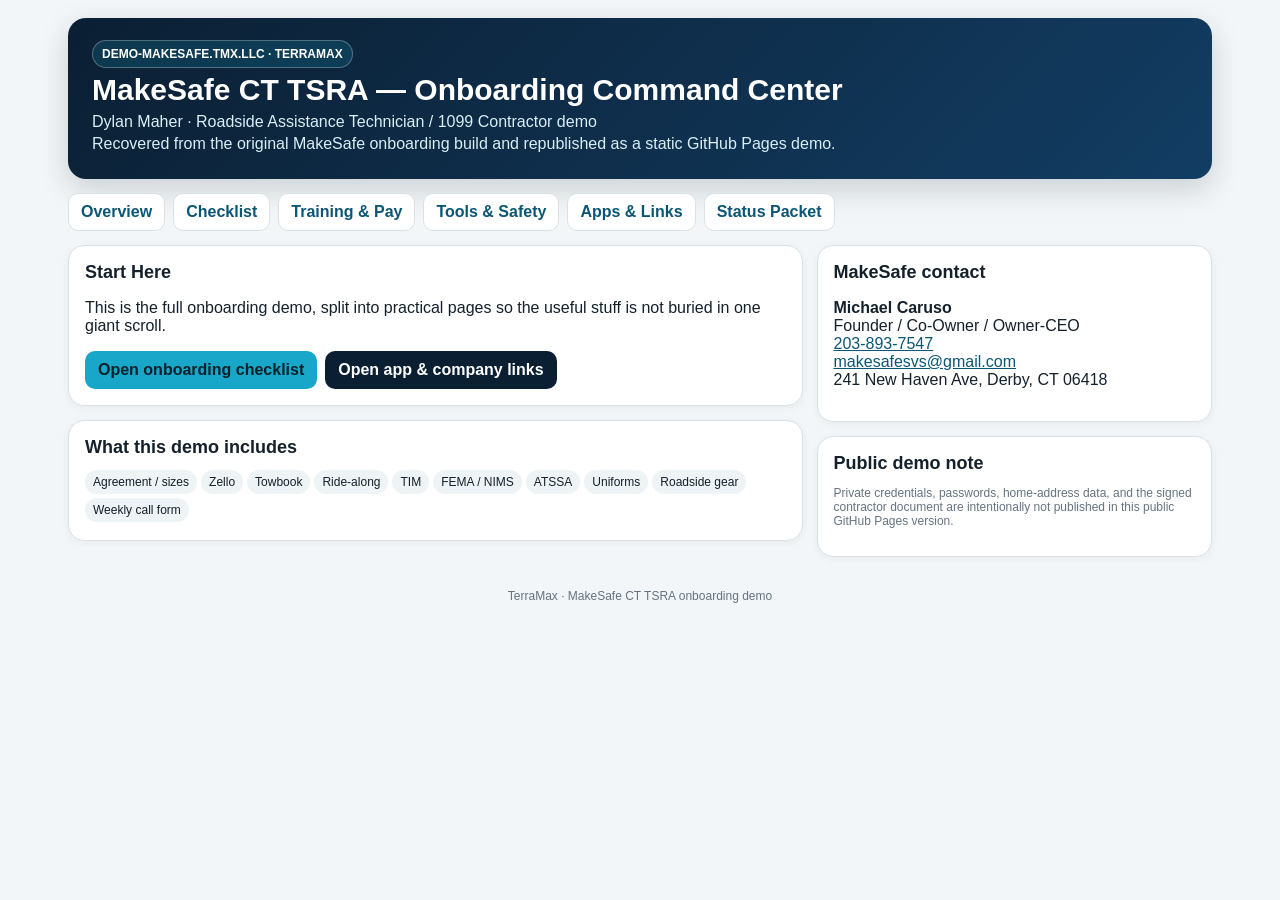
<file: index.html>
<!doctype html><html lang="en"><head><meta charset="utf-8"><meta name="viewport" content="width=device-width,initial-scale=1"><title>MakeSafe CT TSRA — Onboarding Demo</title><link rel="stylesheet" href="styles.css"></head><body><div class="page"><section class="hero"><span class="badge">DEMO-MAKESAFE.TMX.LLC · TERRAMAX</span><h1>MakeSafe CT TSRA — Onboarding Command Center</h1><p>Dylan Maher · Roadside Assistance Technician / 1099 Contractor demo</p><p>Recovered from the original MakeSafe onboarding build and republished as a static GitHub Pages demo.</p></section><nav class="nav"><a href="index.html">Overview</a><a href="status.html">Checklist</a><a href="training.html">Training & Pay</a><a href="gear.html">Tools & Safety</a><a href="links.html">Apps & Links</a><a href="packet.html">Status Packet</a></nav><div class="grid"><main><section class="card"><h2>Start Here</h2><p>This is the full onboarding demo, split into practical pages so the useful stuff is not buried in one giant scroll.</p><div class="btnrow"><a class="btn primary" href="status.html">Open onboarding checklist</a><a class="btn dark" href="links.html">Open app & company links</a></div></section><section class="card"><h2>What this demo includes</h2><span class="pill">Agreement / sizes</span><span class="pill">Zello</span><span class="pill">Towbook</span><span class="pill">Ride-along</span><span class="pill">TIM</span><span class="pill">FEMA / NIMS</span><span class="pill">ATSSA</span><span class="pill">Uniforms</span><span class="pill">Roadside gear</span><span class="pill">Weekly call form</span></section></main><aside><section class="card"><h2>MakeSafe contact</h2><p><strong>Michael Caruso</strong><br>Founder / Co-Owner / Owner-CEO<br><a href="tel:+12038937547">203-893-7547</a><br><a href="mailto:makesafesvs@gmail.com">makesafesvs@gmail.com</a><br>241 New Haven Ave, Derby, CT 06418</p></section><section class="card"><h2>Public demo note</h2><p class="small">Private credentials, passwords, home-address data, and the signed contractor document are intentionally not published in this public GitHub Pages version.</p></section></aside></div><div class="footer">TerraMax · MakeSafe CT TSRA onboarding demo</div></div></body></html>
</file>
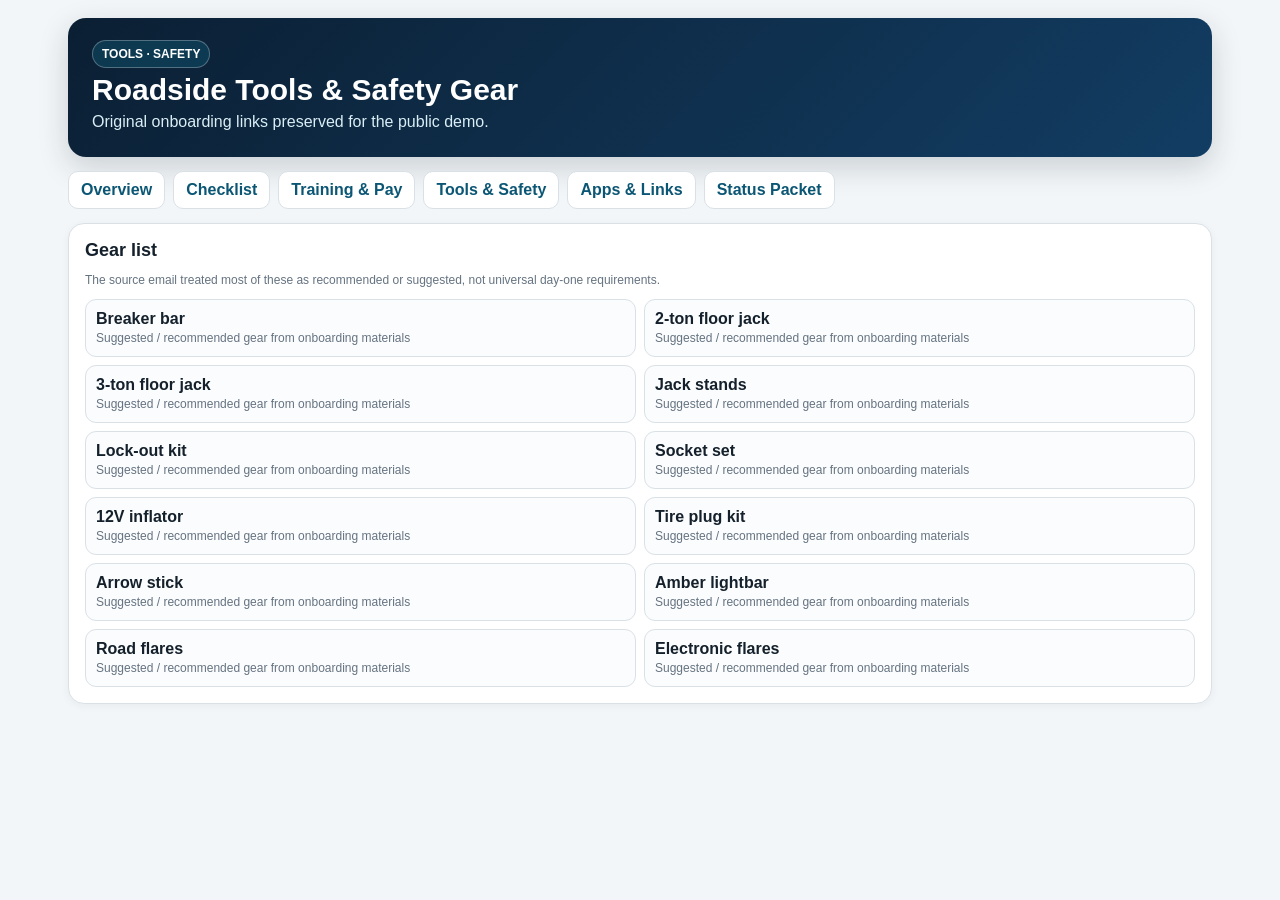
<file: gear.html>
<!doctype html><html lang="en"><head><meta charset="utf-8"><meta name="viewport" content="width=device-width,initial-scale=1"><title>MakeSafe Tools & Safety</title><link rel="stylesheet" href="styles.css"></head><body><div class="page"><section class="hero"><span class="badge">TOOLS · SAFETY</span><h1>Roadside Tools & Safety Gear</h1><p>Original onboarding links preserved for the public demo.</p></section><nav class="nav"><a href="index.html">Overview</a><a href="status.html">Checklist</a><a href="training.html">Training & Pay</a><a href="gear.html">Tools & Safety</a><a href="links.html">Apps & Links</a><a href="packet.html">Status Packet</a></nav><section class="card"><h2>Gear list</h2><p class="small">The source email treated most of these as recommended or suggested, not universal day-one requirements.</p><div class="linkgrid"><a class="store" target="_blank" href="https://www.autozone.com/ratchets-sockets-and-wrenches/breaker-bar-tool/p/duralast-1-2in-drive-24in-breaker-bar/914046_0_0"><strong>Breaker bar</strong><span class="small">Suggested / recommended gear from onboarding materials</span></a><a class="store" target="_blank" href="https://www.harborfreight.com/automotive/jacks-jack-stands/floor-jacks/2-ton-low-profile-rapid-pump-floor-jack-57047.html"><strong>2-ton floor jack</strong><span class="small">Suggested / recommended gear from onboarding materials</span></a><a class="store" target="_blank" href="https://www.harborfreight.com/automotive/jacks-jack-stands/floor-jacks/3-ton-professional-floor-jack-with-rapid-pump-blue-56642.html"><strong>3-ton floor jack</strong><span class="small">Suggested / recommended gear from onboarding materials</span></a><a class="store" target="_blank" href="https://www.harborfreight.com/automotive/jacks-jack-stands/jack-stands/3-ton-heavy-duty-ratcheting-jack-stands-black-58343.html"><strong>Jack stands</strong><span class="small">Suggested / recommended gear from onboarding materials</span></a><a class="store" target="_blank" href="https://www.jbtools.com/access-tools-ohjs4-one-hand-jack-set/"><strong>Lock-out kit</strong><span class="small">Suggested / recommended gear from onboarding materials</span></a><a class="store" target="_blank" href="https://www.autozone.com/ratchets-sockets-and-wrenches/ratchet-and-socket-set/p/best-parts-ratchet-socket-sae-metric-tool-set-40-piece/530378_0_0"><strong>Socket set</strong><span class="small">Suggested / recommended gear from onboarding materials</span></a><a class="store" target="_blank" href="https://www.harborfreight.com/air-tools-compressors/air-compressors-tanks/12v-100-psi-high-volume-air-inflator-63745.html"><strong>12V inflator</strong><span class="small">Suggested / recommended gear from onboarding materials</span></a><a class="store" target="_blank" href="https://www.autozone.com/suspension-steering-tire-and-wheel/tire-repair-kit/p/slime-t-handle-tire-plugger-kit/486791_0"><strong>Tire plug kit</strong><span class="small">Suggested / recommended gear from onboarding materials</span></a><a class="store" target="_blank" href="https://www.able2products.com/update/01_48--_series_v1.html"><strong>Arrow stick</strong><span class="small">Suggested / recommended gear from onboarding materials</span></a><a class="store" target="_blank" href="https://www.speedtechlights.com/full-size-light-bars/k-force-36-tir-full-size-led-light-bar"><strong>Amber lightbar</strong><span class="small">Suggested / recommended gear from onboarding materials</span></a><a class="store" target="_blank" href="https://www.autozone.com/safety-and-security/safety-flares/p/orion-3-pieces-30-min-safety-flare/453377_0_0"><strong>Road flares</strong><span class="small">Suggested / recommended gear from onboarding materials</span></a><a class="store" target="_blank" href="https://www.amazon.com/Wagan-EL2639-3-Flashing-Roadside-Emergency/dp/B00C8YXH9C/"><strong>Electronic flares</strong><span class="small">Suggested / recommended gear from onboarding materials</span></a></div></section></div></body></html>
</file>
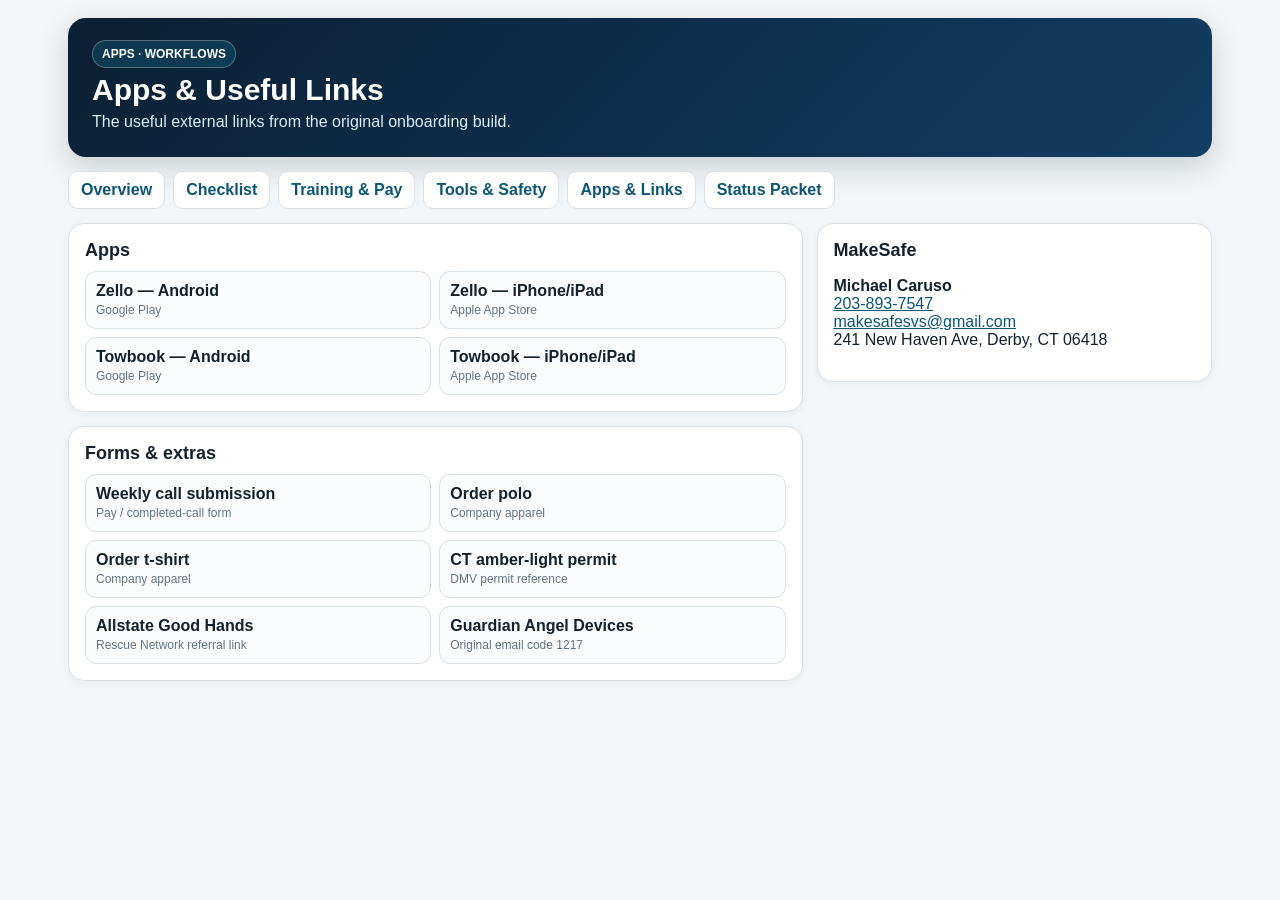
<file: links.html>
<!doctype html><html lang="en"><head><meta charset="utf-8"><meta name="viewport" content="width=device-width,initial-scale=1"><title>MakeSafe Apps & Links</title><link rel="stylesheet" href="styles.css"></head><body><div class="page"><section class="hero"><span class="badge">APPS · WORKFLOWS</span><h1>Apps & Useful Links</h1><p>The useful external links from the original onboarding build.</p></section><nav class="nav"><a href="index.html">Overview</a><a href="status.html">Checklist</a><a href="training.html">Training & Pay</a><a href="gear.html">Tools & Safety</a><a href="links.html">Apps & Links</a><a href="packet.html">Status Packet</a></nav><div class="grid"><main><section class="card"><h2>Apps</h2><div class="linkgrid"><a class="store" target="_blank" href="https://play.google.com/store/apps/details?id=com.loudtalks"><strong>Zello — Android</strong><span class="small">Google Play</span></a><a class="store" target="_blank" href="https://apps.apple.com/us/app/zello-walkie-talkie/id508231856"><strong>Zello — iPhone/iPad</strong><span class="small">Apple App Store</span></a><a class="store" target="_blank" href="https://play.google.com/store/apps/details?id=com.towbook.mobile"><strong>Towbook — Android</strong><span class="small">Google Play</span></a><a class="store" target="_blank" href="https://apps.apple.com/us/app/towbook/id670258292"><strong>Towbook — iPhone/iPad</strong><span class="small">Apple App Store</span></a></div></section><section class="card"><h2>Forms & extras</h2><div class="linkgrid"><a class="store" target="_blank" href="https://docs.google.com/forms/d/e/1FAIpQLSf4Mv1PhjNyhvWNYXLvkSwa-qMlq7Yl-J4h-qOAlry6z2-8jg/viewform"><strong>Weekly call submission</strong><span class="small">Pay / completed-call form</span></a><a class="store" target="_blank" href="https://docs.google.com/forms/d/e/1FAIpQLSeI23RSwek_ja71vLLKar7BKGvU0KmwayOh2JxT48tD0ukR5Q/viewform"><strong>Order polo</strong><span class="small">Company apparel</span></a><a class="store" target="_blank" href="https://docs.google.com/forms/d/e/1FAIpQLSejXj6eehNrN5KHWK0I2aYyoX4_Jc-tSO9pF_rPR9kg8O-jWg/viewform"><strong>Order t-shirt</strong><span class="small">Company apparel</span></a><a class="store" target="_blank" href="https://portal.ct.gov/-/media/DMV/20/29/e215mepdf.pdf"><strong>CT amber-light permit</strong><span class="small">DMV permit reference</span></a><a class="store" target="_blank" href="https://ghrn-rescuer-portal.cws.allstate.com/?utm_source=ref_email2&utm_medium=referral&utm_content=CT1927771"><strong>Allstate Good Hands</strong><span class="small">Rescue Network referral link</span></a><a class="store" target="_blank" href="https://www.guardianangeldevices.com/?code=1217"><strong>Guardian Angel Devices</strong><span class="small">Original email code 1217</span></a></div></section></main><aside><section class="card"><h2>MakeSafe</h2><p><strong>Michael Caruso</strong><br><a href="tel:+12038937547">203-893-7547</a><br><a href="mailto:makesafesvs@gmail.com">makesafesvs@gmail.com</a><br>241 New Haven Ave, Derby, CT 06418</p></section></aside></div></div></body></html>
</file>
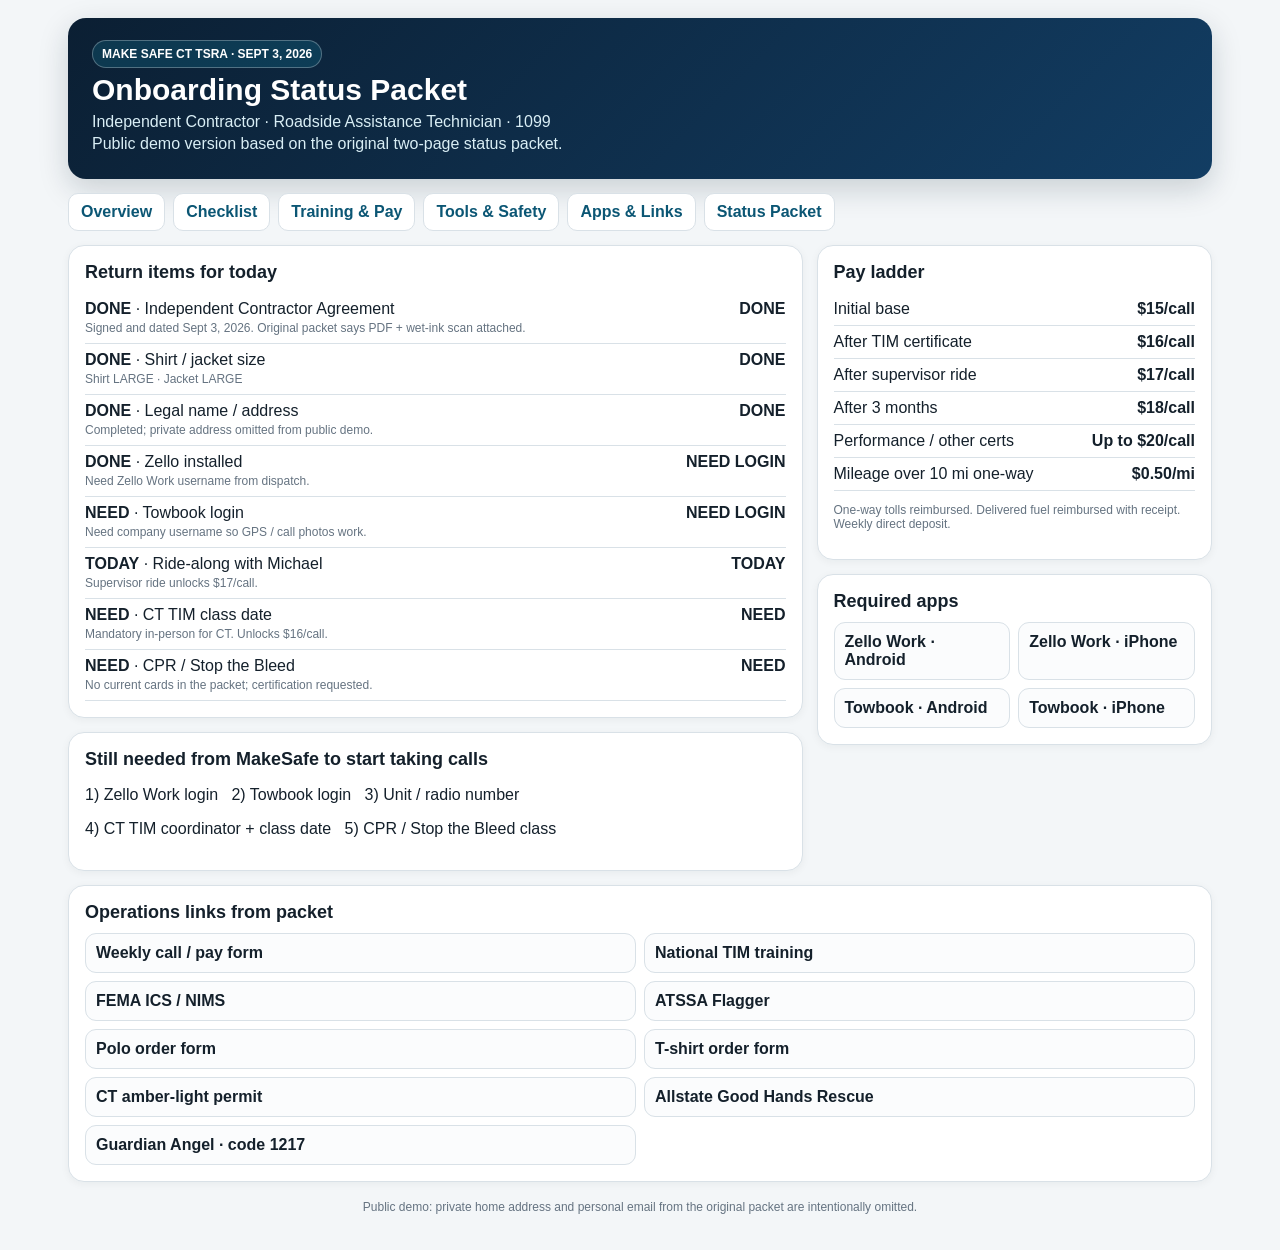
<file: packet.html>
<!doctype html><html lang="en"><head><meta charset="utf-8"><meta name="viewport" content="width=device-width,initial-scale=1"><title>MakeSafe Onboarding Status Packet</title><link rel="stylesheet" href="styles.css"></head><body><div class="page"><section class="hero"><span class="badge">MAKE SAFE CT TSRA · SEPT 3, 2026</span><h1>Onboarding Status Packet</h1><p>Independent Contractor · Roadside Assistance Technician · 1099</p><p>Public demo version based on the original two-page status packet.</p></section><nav class="nav"><a href="index.html">Overview</a><a href="status.html">Checklist</a><a href="training.html">Training & Pay</a><a href="gear.html">Tools & Safety</a><a href="links.html">Apps & Links</a><a href="packet.html">Status Packet</a></nav><div class="grid"><main><section class="card"><h2>Return items for today</h2><div class="money"><span><strong>DONE</strong> · Independent Contractor Agreement<br><span class="small">Signed and dated Sept 3, 2026. Original packet says PDF + wet-ink scan attached.</span></span><strong>DONE</strong></div><div class="money"><span><strong>DONE</strong> · Shirt / jacket size<br><span class="small">Shirt LARGE · Jacket LARGE</span></span><strong>DONE</strong></div><div class="money"><span><strong>DONE</strong> · Legal name / address<br><span class="small">Completed; private address omitted from public demo.</span></span><strong>DONE</strong></div><div class="money"><span><strong>DONE</strong> · Zello installed<br><span class="small">Need Zello Work username from dispatch.</span></span><strong>NEED LOGIN</strong></div><div class="money"><span><strong>NEED</strong> · Towbook login<br><span class="small">Need company username so GPS / call photos work.</span></span><strong>NEED LOGIN</strong></div><div class="money"><span><strong>TODAY</strong> · Ride-along with Michael<br><span class="small">Supervisor ride unlocks $17/call.</span></span><strong>TODAY</strong></div><div class="money"><span><strong>NEED</strong> · CT TIM class date<br><span class="small">Mandatory in-person for CT. Unlocks $16/call.</span></span><strong>NEED</strong></div><div class="money"><span><strong>NEED</strong> · CPR / Stop the Bleed<br><span class="small">No current cards in the packet; certification requested.</span></span><strong>NEED</strong></div></section><section class="card"><h2>Still needed from MakeSafe to start taking calls</h2><p>1) Zello Work login &nbsp; 2) Towbook login &nbsp; 3) Unit / radio number</p><p>4) CT TIM coordinator + class date &nbsp; 5) CPR / Stop the Bleed class</p></section></main><aside><section class="card"><h2>Pay ladder</h2><div class="money"><span>Initial base</span><strong>$15/call</strong></div><div class="money"><span>After TIM certificate</span><strong>$16/call</strong></div><div class="money"><span>After supervisor ride</span><strong>$17/call</strong></div><div class="money"><span>After 3 months</span><strong>$18/call</strong></div><div class="money"><span>Performance / other certs</span><strong>Up to $20/call</strong></div><div class="money"><span>Mileage over 10 mi one-way</span><strong>$0.50/mi</strong></div><p class="small">One-way tolls reimbursed. Delivered fuel reimbursed with receipt. Weekly direct deposit.</p></section><section class="card"><h2>Required apps</h2><div class="linkgrid"><a class="store" target="_blank" href="https://play.google.com/store/apps/details?id=com.loudtalks"><strong>Zello Work · Android</strong></a><a class="store" target="_blank" href="https://apps.apple.com/us/app/zello-walkie-talkie/id508231856"><strong>Zello Work · iPhone</strong></a><a class="store" target="_blank" href="https://play.google.com/store/apps/details?id=com.towbook.mobile"><strong>Towbook · Android</strong></a><a class="store" target="_blank" href="https://apps.apple.com/us/app/towbook/id670258292"><strong>Towbook · iPhone</strong></a></div></section></aside></div><section class="card"><h2>Operations links from packet</h2><div class="linkgrid"><a class="store" target="_blank" href="https://docs.google.com/forms/d/e/1FAIpQLSf4Mv1PhjNyhvWNYXLvkSwa-qMlq7Yl-J4h-qOAlry6z2-8jg/viewform"><strong>Weekly call / pay form</strong></a><a class="store" target="_blank" href="https://learning.respondersafety.com/Clusters/National-TIM-Training-Certificate.aspx"><strong>National TIM training</strong></a><a class="store" target="_blank" href="https://training.fema.gov/nims/"><strong>FEMA ICS / NIMS</strong></a><a class="store" target="_blank" href="https://www.atssa.com/Training/Find-a-Course/Flagger-Training-Courses/Online-Training"><strong>ATSSA Flagger</strong></a><a class="store" target="_blank" href="https://docs.google.com/forms/d/e/1FAIpQLSeI23RSwek_ja71vLLKar7BKGvU0KmwayOh2JxT48tD0ukR5Q/viewform"><strong>Polo order form</strong></a><a class="store" target="_blank" href="https://docs.google.com/forms/d/e/1FAIpQLSejXj6eehNrN5KHWK0I2aYyoX4_Jc-tSO9pF_rPR9kg8O-jWg/viewform"><strong>T-shirt order form</strong></a><a class="store" target="_blank" href="https://portal.ct.gov/-/media/DMV/20/29/e215mepdf.pdf"><strong>CT amber-light permit</strong></a><a class="store" target="_blank" href="https://ghrn-rescuer-portal.cws.allstate.com/?utm_source=ref_email2&utm_medium=referral&utm_content=CT1927771"><strong>Allstate Good Hands Rescue</strong></a><a class="store" target="_blank" href="https://www.guardianangeldevices.com/?code=1217"><strong>Guardian Angel · code 1217</strong></a></div></section><div class="footer">Public demo: private home address and personal email from the original packet are intentionally omitted.</div></div></body></html>
</file>
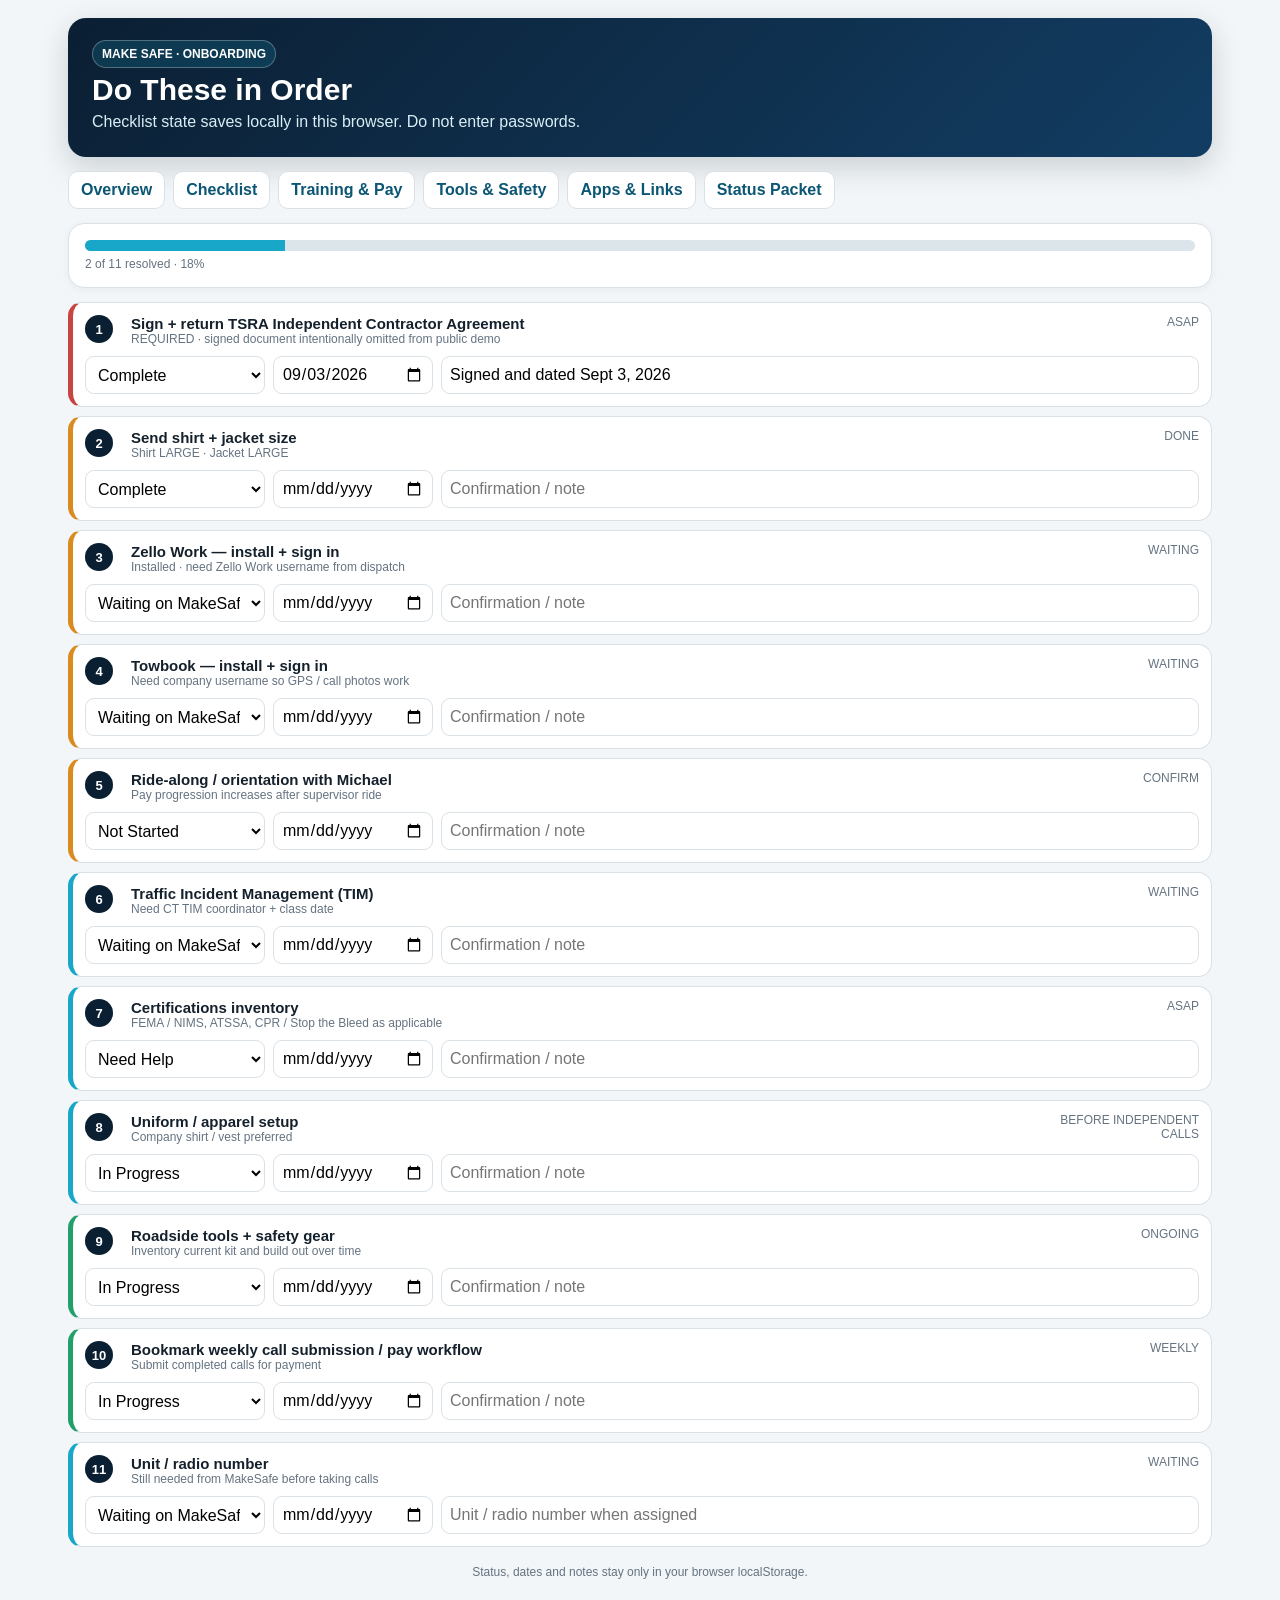
<file: status.html>
<!doctype html><html lang="en"><head><meta charset="utf-8"><meta name="viewport" content="width=device-width,initial-scale=1"><title>MakeSafe Checklist</title><link rel="stylesheet" href="styles.css"></head><body><div class="page"><section class="hero"><span class="badge">MAKE SAFE · ONBOARDING</span><h1>Do These in Order</h1><p>Checklist state saves locally in this browser. Do not enter passwords.</p></section><nav class="nav"><a href="index.html">Overview</a><a href="status.html">Checklist</a><a href="training.html">Training & Pay</a><a href="gear.html">Tools & Safety</a><a href="links.html">Apps & Links</a><a href="packet.html">Status Packet</a></nav><section class="card"><div class="progress"><div id="bar" class="bar"></div></div><div id="progressText" class="small" style="margin-top:6px">0% complete</div></section><div class="task urgent" data-task="agreement"><div class="task-head"><div class="num">1</div><div><div class="title">Sign + return TSRA Independent Contractor Agreement</div><div class="req">REQUIRED · signed document intentionally omitted from public demo</div></div><div class="due">ASAP</div></div><div class="controls"><select class="status"><option>Complete</option><option>Not Started</option><option>In Progress</option><option>Complete</option><option>Waiting on MakeSafe</option><option>Need Help</option><option>Not Applicable</option></select><input class="date" type="date" value="2026-09-03"><input class="note" value="Signed and dated Sept 3, 2026"></div></div><div class="task today" data-task="sizes"><div class="task-head"><div class="num">2</div><div><div class="title">Send shirt + jacket size</div><div class="req">Shirt LARGE · Jacket LARGE</div></div><div class="due">DONE</div></div><div class="controls"><select class="status"><option>Complete</option><option>Not Started</option><option>In Progress</option><option>Complete</option><option>Waiting on MakeSafe</option><option>Need Help</option><option>Not Applicable</option></select><input class="date" type="date"><input class="note" placeholder="Confirmation / note"></div></div><div class="task today" data-task="zello"><div class="task-head"><div class="num">3</div><div><div class="title">Zello Work — install + sign in</div><div class="req">Installed · need Zello Work username from dispatch</div></div><div class="due">WAITING</div></div><div class="controls"><select class="status"><option>Waiting on MakeSafe</option><option>Not Started</option><option>In Progress</option><option>Complete</option><option>Waiting on MakeSafe</option><option>Need Help</option><option>Not Applicable</option></select><input class="date" type="date"><input class="note" placeholder="Confirmation / note"></div></div><div class="task today" data-task="towbook"><div class="task-head"><div class="num">4</div><div><div class="title">Towbook — install + sign in</div><div class="req">Need company username so GPS / call photos work</div></div><div class="due">WAITING</div></div><div class="controls"><select class="status"><option>Waiting on MakeSafe</option><option>Not Started</option><option>In Progress</option><option>Complete</option><option>Waiting on MakeSafe</option><option>Need Help</option><option>Not Applicable</option></select><input class="date" type="date"><input class="note" placeholder="Confirmation / note"></div></div><div class="task today" data-task="ridealong"><div class="task-head"><div class="num">5</div><div><div class="title">Ride-along / orientation with Michael</div><div class="req">Pay progression increases after supervisor ride</div></div><div class="due">CONFIRM</div></div><div class="controls"><select class="status"><option>Not Started</option><option>Not Started</option><option>In Progress</option><option>Complete</option><option>Waiting on MakeSafe</option><option>Need Help</option><option>Not Applicable</option></select><input class="date" type="date"><input class="note" placeholder="Confirmation / note"></div></div><div class="task week" data-task="tim"><div class="task-head"><div class="num">6</div><div><div class="title">Traffic Incident Management (TIM)</div><div class="req">Need CT TIM coordinator + class date</div></div><div class="due">WAITING</div></div><div class="controls"><select class="status"><option>Waiting on MakeSafe</option><option>Not Started</option><option>In Progress</option><option>Complete</option><option>Waiting on MakeSafe</option><option>Need Help</option><option>Not Applicable</option></select><input class="date" type="date"><input class="note" placeholder="Confirmation / note"></div></div><div class="task week" data-task="certs"><div class="task-head"><div class="num">7</div><div><div class="title">Certifications inventory</div><div class="req">FEMA / NIMS, ATSSA, CPR / Stop the Bleed as applicable</div></div><div class="due">ASAP</div></div><div class="controls"><select class="status"><option>Need Help</option><option>Not Started</option><option>In Progress</option><option>Complete</option><option>Waiting on MakeSafe</option><option>Need Help</option><option>Not Applicable</option></select><input class="date" type="date"><input class="note" placeholder="Confirmation / note"></div></div><div class="task week" data-task="uniform"><div class="task-head"><div class="num">8</div><div><div class="title">Uniform / apparel setup</div><div class="req">Company shirt / vest preferred</div></div><div class="due">BEFORE INDEPENDENT CALLS</div></div><div class="controls"><select class="status"><option>In Progress</option><option>Not Started</option><option>In Progress</option><option>Complete</option><option>Waiting on MakeSafe</option><option>Need Help</option><option>Not Applicable</option></select><input class="date" type="date"><input class="note" placeholder="Confirmation / note"></div></div><div class="task reference" data-task="gear"><div class="task-head"><div class="num">9</div><div><div class="title">Roadside tools + safety gear</div><div class="req">Inventory current kit and build out over time</div></div><div class="due">ONGOING</div></div><div class="controls"><select class="status"><option>In Progress</option><option>Not Started</option><option>In Progress</option><option>Complete</option><option>Waiting on MakeSafe</option><option>Need Help</option><option>Not Applicable</option></select><input class="date" type="date"><input class="note" placeholder="Confirmation / note"></div></div><div class="task reference" data-task="weekly"><div class="task-head"><div class="num">10</div><div><div class="title">Bookmark weekly call submission / pay workflow</div><div class="req">Submit completed calls for payment</div></div><div class="due">WEEKLY</div></div><div class="controls"><select class="status"><option>In Progress</option><option>Not Started</option><option>In Progress</option><option>Complete</option><option>Waiting on MakeSafe</option><option>Need Help</option><option>Not Applicable</option></select><input class="date" type="date"><input class="note" placeholder="Confirmation / note"></div></div><div class="task week" data-task="unitradio"><div class="task-head"><div class="num">11</div><div><div class="title">Unit / radio number</div><div class="req">Still needed from MakeSafe before taking calls</div></div><div class="due">WAITING</div></div><div class="controls"><select class="status"><option>Waiting on MakeSafe</option><option>Not Started</option><option>In Progress</option><option>Complete</option><option>Need Help</option><option>Not Applicable</option></select><input class="date" type="date"><input class="note" placeholder="Unit / radio number when assigned"></div></div><div class="footer">Status, dates and notes stay only in your browser localStorage.</div></div><script src="app.js"></script></body></html>
</file>
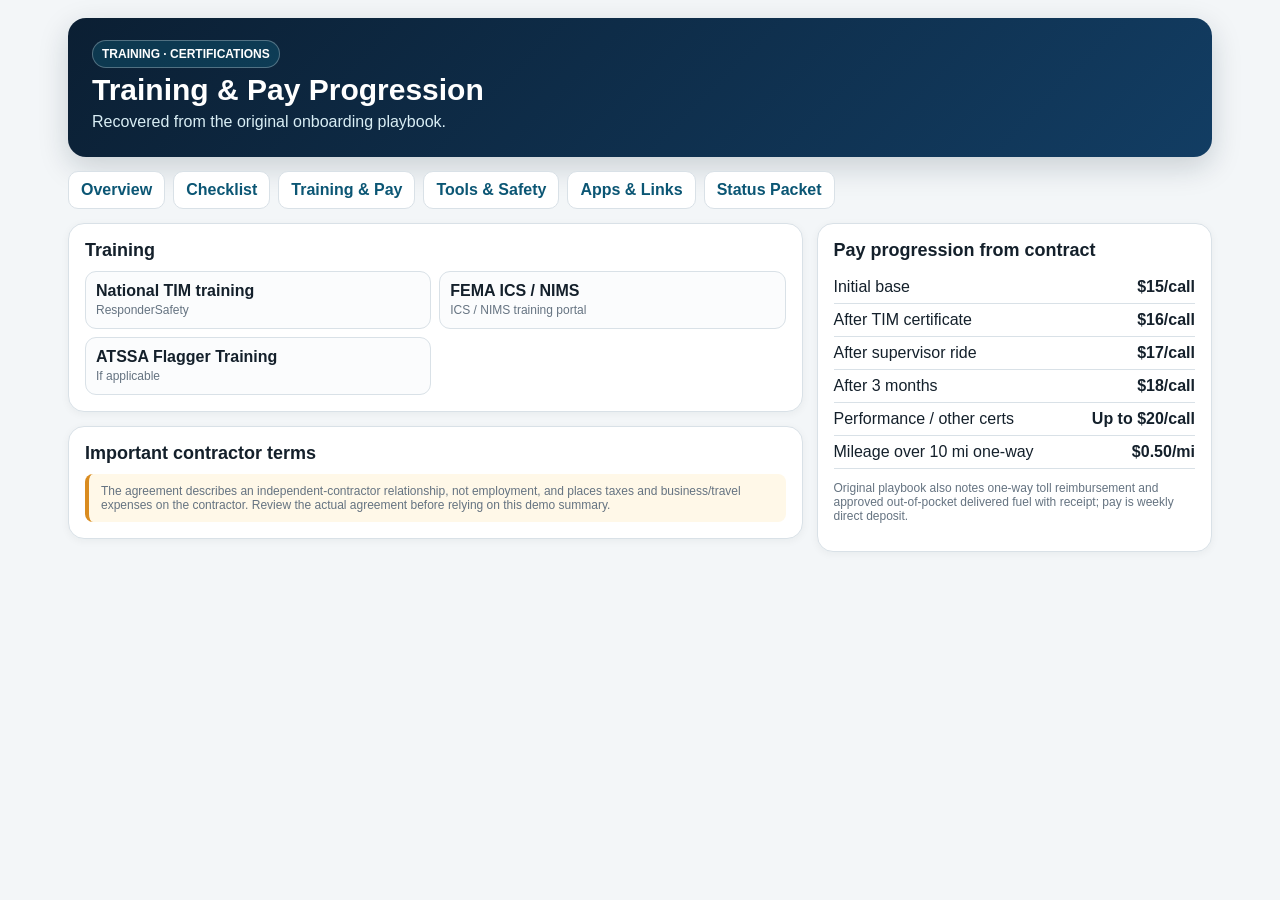
<file: training.html>
<!doctype html><html lang="en"><head><meta charset="utf-8"><meta name="viewport" content="width=device-width,initial-scale=1"><title>MakeSafe Training & Pay</title><link rel="stylesheet" href="styles.css"></head><body><div class="page"><section class="hero"><span class="badge">TRAINING · CERTIFICATIONS</span><h1>Training & Pay Progression</h1><p>Recovered from the original onboarding playbook.</p></section><nav class="nav"><a href="index.html">Overview</a><a href="status.html">Checklist</a><a href="training.html">Training & Pay</a><a href="gear.html">Tools & Safety</a><a href="links.html">Apps & Links</a><a href="packet.html">Status Packet</a></nav><div class="grid"><main><section class="card"><h2>Training</h2><div class="linkgrid"><a class="store" target="_blank" href="https://learning.respondersafety.com/Clusters/National-TIM-Training-Certificate.aspx"><strong>National TIM training</strong><span class="small">ResponderSafety</span></a><a class="store" target="_blank" href="https://training.fema.gov/nims/"><strong>FEMA ICS / NIMS</strong><span class="small">ICS / NIMS training portal</span></a><a class="store" target="_blank" href="https://www.atssa.com/Training/Find-a-Course/Flagger-Training-Courses/Online-Training"><strong>ATSSA Flagger Training</strong><span class="small">If applicable</span></a></div></section><section class="card"><h2>Important contractor terms</h2><div class="notice small">The agreement describes an independent-contractor relationship, not employment, and places taxes and business/travel expenses on the contractor. Review the actual agreement before relying on this demo summary.</div></section></main><aside><section class="card"><h2>Pay progression from contract</h2><div class="money"><span>Initial base</span><strong>$15/call</strong></div><div class="money"><span>After TIM certificate</span><strong>$16/call</strong></div><div class="money"><span>After supervisor ride</span><strong>$17/call</strong></div><div class="money"><span>After 3 months</span><strong>$18/call</strong></div><div class="money"><span>Performance / other certs</span><strong>Up to $20/call</strong></div><div class="money"><span>Mileage over 10 mi one-way</span><strong>$0.50/mi</strong></div><p class="small">Original playbook also notes one-way toll reimbursement and approved out-of-pocket delivered fuel with receipt; pay is weekly direct deposit.</p></section></aside></div></div></body></html>
</file>
<file: styles.css>
:root{--navy:#0b1f33;--blue:#123d63;--cyan:#18a7c9;--green:#22a06b;--amber:#d98b1f;--red:#c74440;--bg:#f3f6f8;--card:#fff;--ink:#14202b;--muted:#657381;--line:#d9e1e7}
*{box-sizing:border-box}body{margin:0;background:var(--bg);font-family:Inter,Segoe UI,Arial,sans-serif;color:var(--ink)}a{color:#0b5674}.page{max-width:1180px;margin:auto;padding:18px}.hero{background:linear-gradient(135deg,var(--navy),var(--blue));color:#fff;border-radius:18px;padding:22px 24px;box-shadow:0 10px 30px rgba(11,31,51,.18)}.hero h1{margin:5px 0 6px;font-size:30px}.hero p{margin:4px 0;color:#d9eef5}.badge{display:inline-block;background:rgba(24,167,201,.18);border:1px solid rgba(255,255,255,.28);padding:6px 9px;border-radius:999px;font-size:12px;font-weight:700}.nav{display:flex;gap:8px;flex-wrap:wrap;margin:14px 0}.nav a{background:#fff;border:1px solid var(--line);border-radius:10px;padding:9px 12px;text-decoration:none;font-weight:800}.grid{display:grid;grid-template-columns:1.3fr .7fr;gap:14px;margin-top:14px}.card{background:var(--card);border:1px solid var(--line);border-radius:16px;padding:16px;box-shadow:0 2px 8px rgba(17,32,43,.05);margin-bottom:14px}.card h2{margin:0 0 10px;font-size:18px}.card h3{margin:16px 0 8px;font-size:14px;color:var(--muted);text-transform:uppercase;letter-spacing:.06em}.task{border:1px solid var(--line);border-radius:14px;padding:12px;margin:9px 0;background:#fff}.task.urgent{border-left:5px solid var(--red)}.task.today{border-left:5px solid var(--amber)}.task.week{border-left:5px solid var(--cyan)}.task.reference{border-left:5px solid var(--green)}.task-head{display:grid;grid-template-columns:36px 1fr 150px;gap:10px;align-items:start}.num{width:28px;height:28px;border-radius:50%;display:grid;place-items:center;background:var(--navy);color:#fff;font-weight:800;font-size:13px}.title{font-weight:800;font-size:15px}.due{font-size:12px;text-align:right;color:var(--muted)}.req,.small{font-size:12px;color:var(--muted)}.controls{display:grid;grid-template-columns:180px 160px 1fr;gap:8px;margin-top:10px}select,input,textarea{font:inherit;border:1px solid var(--line);border-radius:9px;padding:8px;background:#fff}textarea{width:100%;min-height:82px}.btnrow{display:flex;gap:8px;flex-wrap:wrap;margin-top:10px}.btn{display:inline-flex;align-items:center;justify-content:center;gap:7px;padding:10px 13px;border-radius:10px;border:0;font-weight:800;text-decoration:none;cursor:pointer}.primary{background:var(--cyan);color:#06212b}.dark{background:var(--navy);color:#fff}.good{background:#e7f6ef;color:#176b49}.soft{background:#eef3f6;color:var(--ink)}.appgrid{display:grid;grid-template-columns:1fr 1fr;gap:8px}.store{display:block;border:1px solid var(--line);border-radius:11px;padding:10px;text-decoration:none;color:var(--ink);background:#fbfcfd}.store strong{display:block}.money{display:grid;grid-template-columns:1fr auto;gap:7px;padding:7px 0;border-bottom:1px solid var(--line)}.notice{border-left:4px solid var(--amber);background:#fff8e8;padding:10px 12px;border-radius:8px}.progress{height:11px;background:#dbe5ea;border-radius:999px;overflow:hidden}.bar{height:100%;background:var(--cyan);width:0}.footer{text-align:center;font-size:12px;color:var(--muted);margin:18px 0}.pill{display:inline-block;padding:5px 8px;border-radius:999px;background:#eef3f6;margin:2px 4px 2px 0;font-size:12px}.linkgrid{display:grid;grid-template-columns:repeat(2,minmax(0,1fr));gap:8px}
@media(max-width:850px){.grid{grid-template-columns:1fr}.task-head{grid-template-columns:34px 1fr}.due{grid-column:2;text-align:left}.controls{grid-template-columns:1fr}.appgrid,.linkgrid{grid-template-columns:1fr}}
</file>
